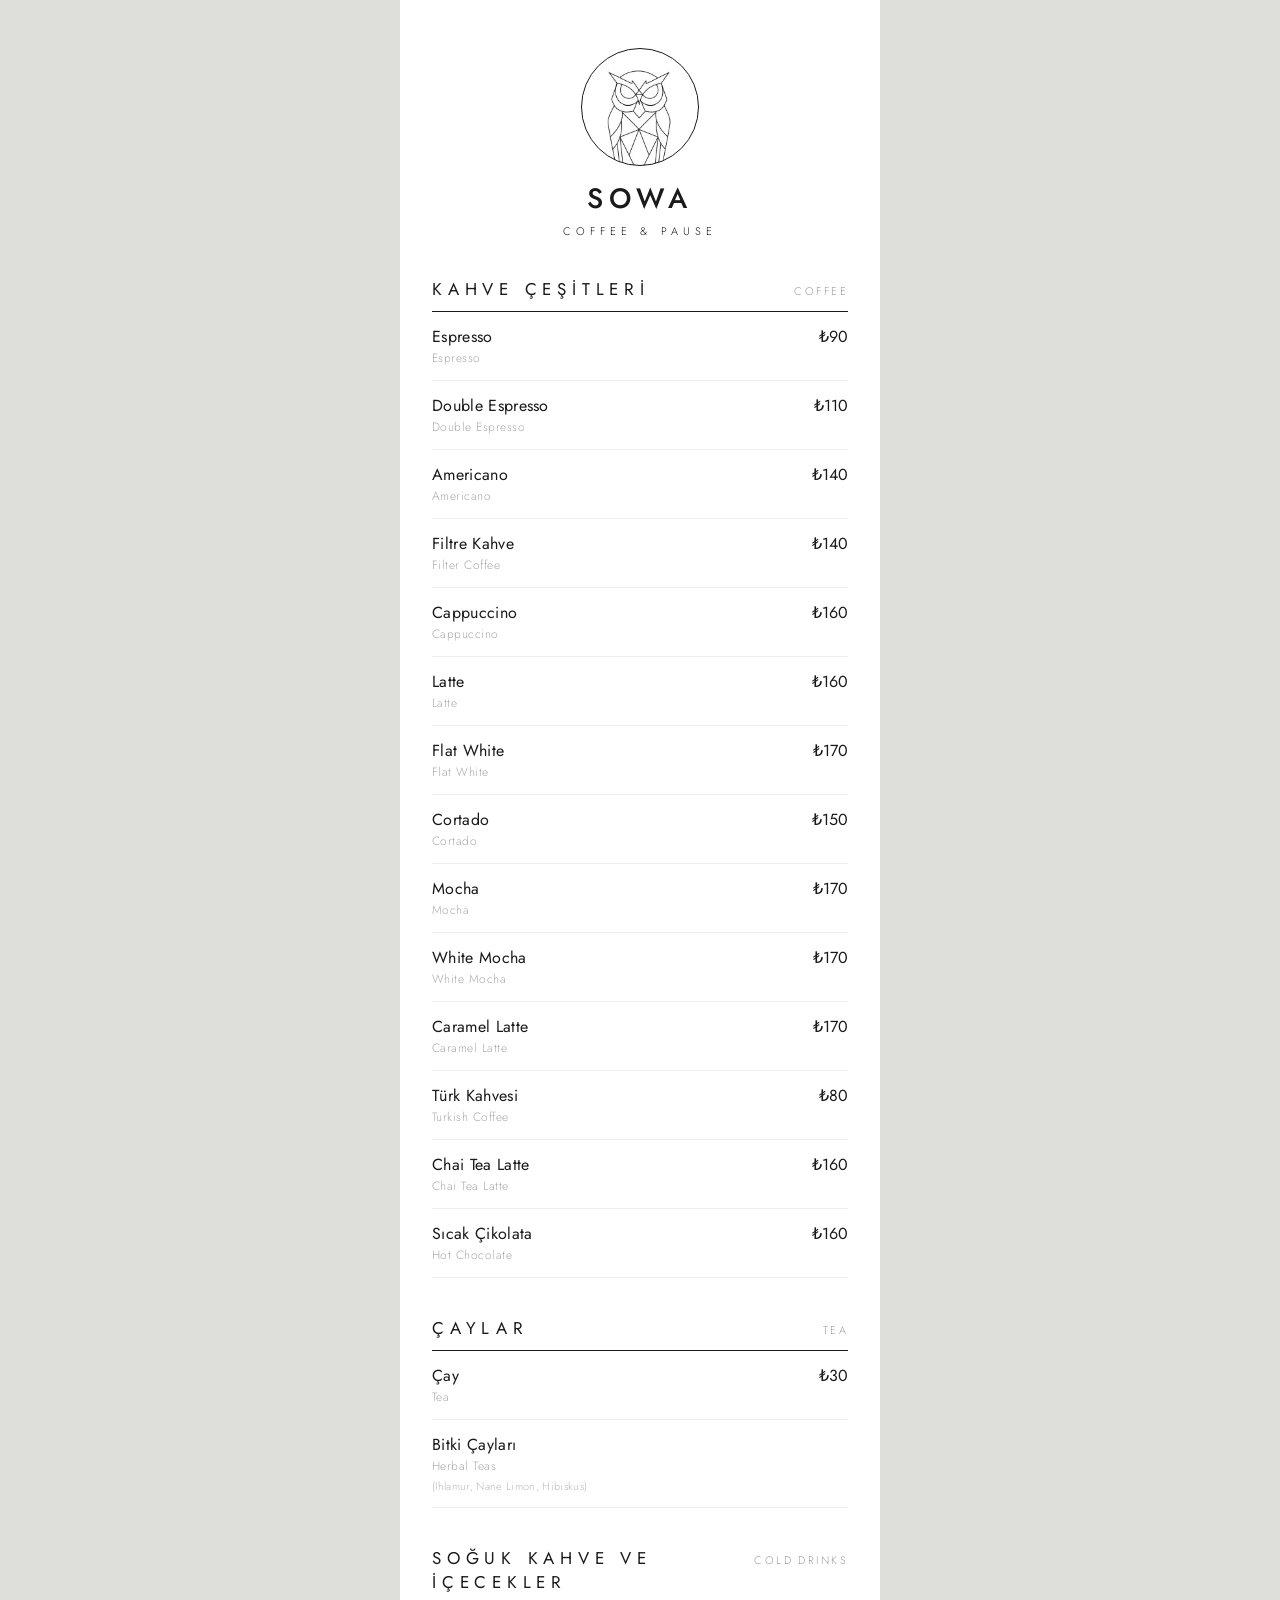
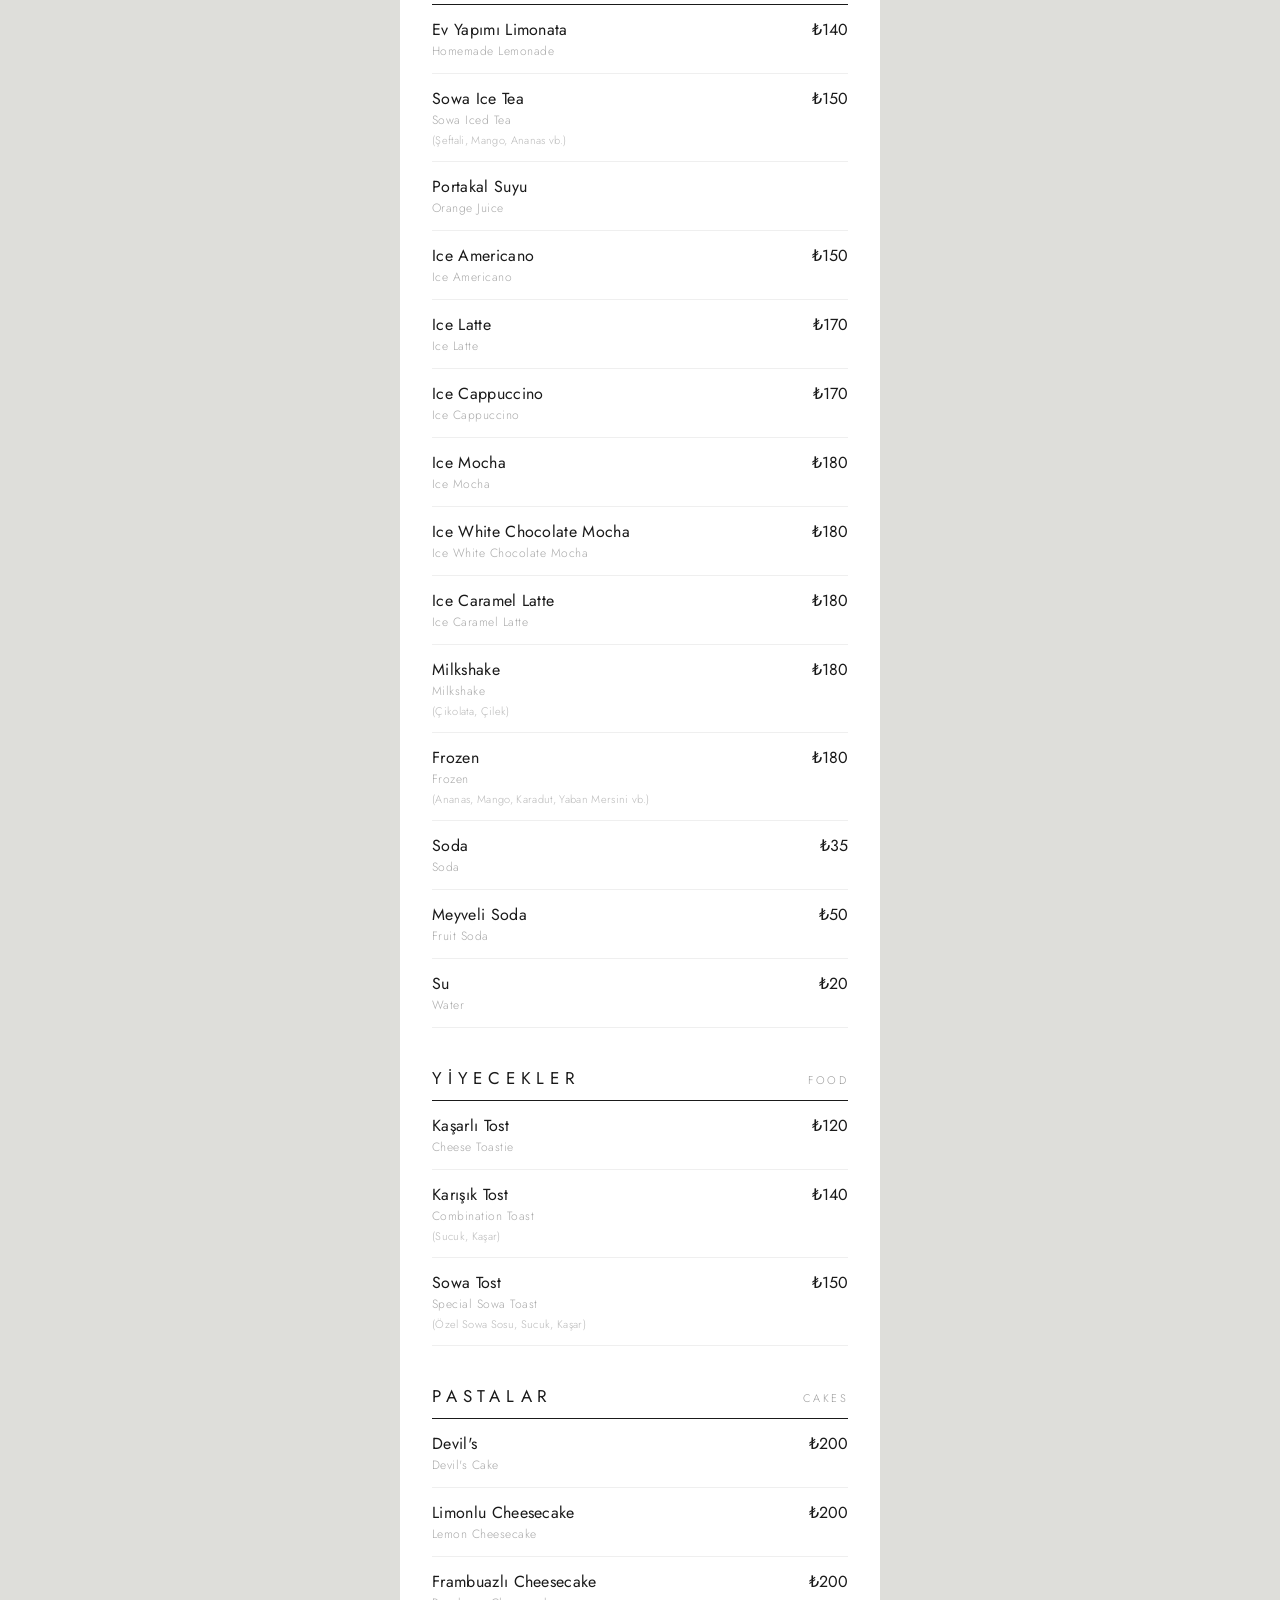
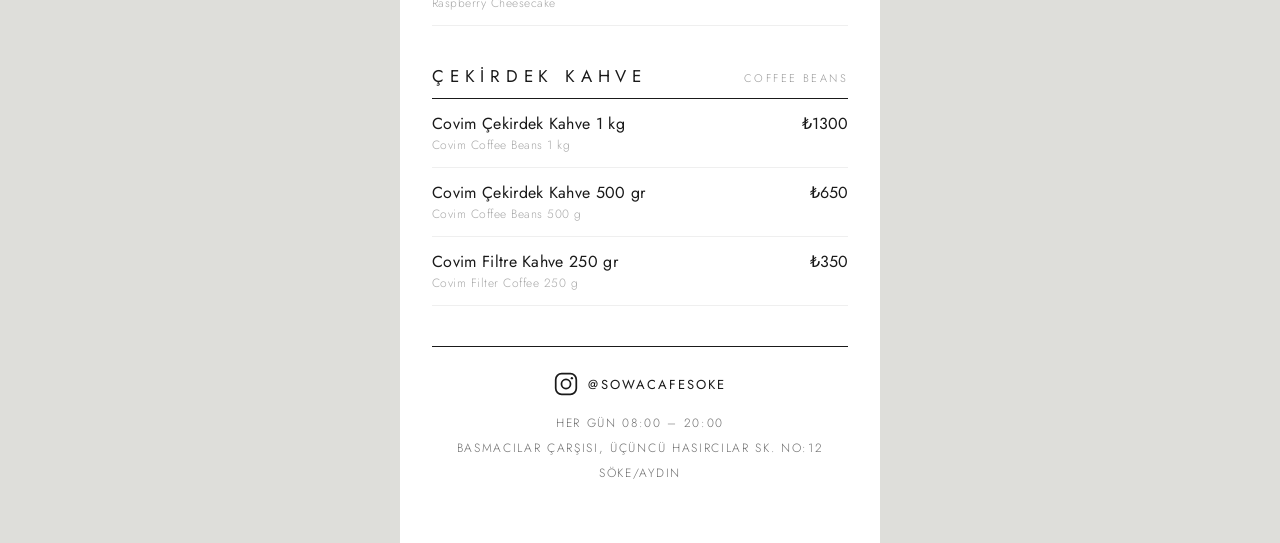
<file: sowa-qr-menu/index.html>
<!doctype html>
<html lang="tr">
  <head>
    <meta charset="utf-8" />
    <meta
      name="viewport"
      content="width=device-width, initial-scale=1, maximum-scale=1"
    />
    <title>SOWA · Menü</title>
    <link rel="preconnect" href="https://fonts.googleapis.com" />
    <link rel="preconnect" href="https://fonts.gstatic.com" crossorigin />
    <link
      href="https://fonts.googleapis.com/css2?family=Jost:wght@300;400;500&display=swap"
      rel="stylesheet"
    />
    <style>
      * {
        box-sizing: border-box;
        margin: 0;
        padding: 0;
      }
      html,
      body {
        background: #dededa;
      }
      body {
        font-family: "Jost", sans-serif;
        color: #1a1a1a;
        display: flex;
        justify-content: center;
        min-height: 100vh;
      }
      .sheet {
        width: 100%;
        max-width: 480px;
        background: #fff;
        min-height: 100vh;
        padding: 48px 32px 56px;
      }
      /* Header */
      .head {
        display: flex;
        flex-direction: column;
        align-items: center;
        text-align: center;
      }
      .logo {
        width: 118px;
        height: 118px;
        border-radius: 50%;
        border: 1.5px solid #1a1a1a;
        background-image: url("sowa.jpeg");
        background-repeat: no-repeat;
        background-size: 700px auto;
        background-position: -170px -173px;
        background-color: #fff;
        background-blend-mode: multiply;
      }
      .brand {
        font-weight: 500;
        font-size: 28px;
        letter-spacing: 0.22em;
        margin-top: 12px;
      }
      .tag {
        font-weight: 300;
        font-size: 11px;
        letter-spacing: 0.46em;
        text-transform: uppercase;
        margin-top: 4px;
      }
      /* Category */
      .cat {
        margin-top: 38px;
      }
      .cat-head {
        display: flex;
        align-items: baseline;
        justify-content: space-between;
        border-bottom: 1px solid #1a1a1a;
        padding-bottom: 10px;
      }
      .cat-tr {
        font-weight: 400;
        font-size: 17px;
        letter-spacing: 0.34em;
        text-transform: uppercase;
      }
      .cat-en {
        font-weight: 300;
        font-size: 11px;
        letter-spacing: 0.22em;
        color: #9a9a9a;
        text-transform: uppercase;
        white-space: nowrap;
        padding-left: 12px;
      }
      /* Item */
      .item {
        display: flex;
        align-items: baseline;
        gap: 10px;
        padding: 13px 0;
        border-bottom: 1px solid #efefef;
      }
      .item .names {
        display: flex;
        flex-direction: column;
        gap: 1px;
      }
      .item .tr {
        font-weight: 400;
        font-size: 16px;
        letter-spacing: 0.02em;
      }
      .item .en {
        font-weight: 300;
        font-size: 12px;
        color: #a8a8a8;
        letter-spacing: 0.04em;
      }
      .item .var {
        font-weight: 300;
        font-size: 11px;
        color: #b8b8b8;
        letter-spacing: 0.03em;
        margin-top: 2px;
      }
      .item .sp {
        flex: 1;
      }
      .item .price {
        font-weight: 400;
        font-size: 16px;
        white-space: nowrap;
      }
      /* Footer */
      .foot {
        margin-top: 40px;
        padding-top: 24px;
        border-top: 1px solid #1a1a1a;
        display: flex;
        flex-direction: column;
        align-items: center;
        gap: 14px;
      }
      .ig {
        display: inline-flex;
        align-items: center;
        gap: 9px;
        text-decoration: none;
        color: #1a1a1a;
      }
      .ig span {
        font-weight: 400;
        font-size: 13px;
        letter-spacing: 0.16em;
        text-transform: uppercase;
      }
      .info {
        text-align: center;
        font-weight: 300;
        color: #6e6e6e;
        font-size: 12px;
        letter-spacing: 0.14em;
        line-height: 2.1;
        text-transform: uppercase;
      }
    </style>
  </head>
  <body>
    <main class="sheet">
      <div class="head">
        <div class="logo"></div>
        <div class="brand">SOWA</div>
        <div class="tag">Coffee &amp; Pause</div>
      </div>

      <!-- KAHVE ÇEŞİTLERİ -->
      <section class="cat">
        <div class="cat-head">
          <span class="cat-tr">KAHVE ÇEŞİTLERİ</span><span class="cat-en" lang="en">Coffee</span>
        </div>
        <div class="item">
          <div class="names">
            <span class="tr">Espresso</span>
            <span class="en">Espresso</span>
          </div>
          <span class="sp"></span><span class="price">₺90</span>
        </div>
        <div class="item">
          <div class="names">
            <span class="tr">Double Espresso</span>
            <span class="en">Double Espresso</span>
          </div>
          <span class="sp"></span><span class="price">₺110</span>
        </div>
        <div class="item">
          <div class="names">
            <span class="tr">Americano</span>
            <span class="en">Americano</span>
          </div>
          <span class="sp"></span><span class="price">₺140</span>
        </div>
        <div class="item">
          <div class="names">
            <span class="tr">Filtre Kahve</span>
            <span class="en">Filter Coffee</span>
          </div>
          <span class="sp"></span><span class="price">₺140</span>
        </div>
        <div class="item">
          <div class="names">
            <span class="tr">Cappuccino</span>
            <span class="en">Cappuccino</span>
          </div>
          <span class="sp"></span><span class="price">₺160</span>
        </div>
        <div class="item">
          <div class="names">
            <span class="tr">Latte</span>
            <span class="en">Latte</span>
          </div>
          <span class="sp"></span><span class="price">₺160</span>
        </div>
        <div class="item">
          <div class="names">
            <span class="tr">Flat White</span>
            <span class="en">Flat White</span>
          </div>
          <span class="sp"></span><span class="price">₺170</span>
        </div>
        <div class="item">
          <div class="names">
            <span class="tr">Cortado</span>
            <span class="en">Cortado</span>
          </div>
          <span class="sp"></span><span class="price">₺150</span>
        </div>
        <div class="item">
          <div class="names">
            <span class="tr">Mocha</span>
            <span class="en">Mocha</span>
          </div>
          <span class="sp"></span><span class="price">₺170</span>
        </div>
        <div class="item">
          <div class="names">
            <span class="tr">White Mocha</span>
            <span class="en">White Mocha</span>
          </div>
          <span class="sp"></span><span class="price">₺170</span>
        </div>
        <div class="item">
          <div class="names">
            <span class="tr">Caramel Latte</span>
            <span class="en">Caramel Latte</span>
          </div>
          <span class="sp"></span><span class="price">₺170</span>
        </div>
        <div class="item">
          <div class="names">
            <span class="tr">Türk Kahvesi</span>
            <span class="en">Turkish Coffee</span>
          </div>
          <span class="sp"></span><span class="price">₺80</span>
        </div>
        <div class="item">
          <div class="names">
            <span class="tr">Chai Tea Latte</span>
            <span class="en">Chai Tea Latte</span>
          </div>
          <span class="sp"></span><span class="price">₺160</span>
        </div>
        <div class="item">
          <div class="names">
            <span class="tr">Sıcak Çikolata</span>
            <span class="en">Hot Chocolate</span>
          </div>
          <span class="sp"></span><span class="price">₺160</span>
        </div>
      </section>

      <!-- ÇAYLAR -->
      <section class="cat">
        <div class="cat-head">
          <span class="cat-tr">ÇAYLAR</span><span class="cat-en" lang="en">Tea</span>
        </div>
        <div class="item">
          <div class="names">
            <span class="tr">Çay</span>
            <span class="en">Tea</span>
          </div>
          <span class="sp"></span><span class="price">₺30</span>
        </div>
        <div class="item">
          <div class="names">
            <span class="tr">Bitki Çayları</span>
            <span class="en">Herbal Teas</span>
            <span class="var">(Ihlamur, Nane Limon, Hibiskus)</span>
          </div>
          <span class="sp"></span><span class="price"></span>
        </div>
      </section>

      <!-- SOĞUK KAHVE VE İÇECEKLER -->
      <section class="cat">
        <div class="cat-head">
          <span class="cat-tr">SOĞUK KAHVE VE İÇECEKLER</span><span class="cat-en" lang="en">Cold Drinks</span>
        </div>
        <div class="item">
          <div class="names">
            <span class="tr">Ev Yapımı Limonata</span>
            <span class="en">Homemade Lemonade</span>
          </div>
          <span class="sp"></span><span class="price">₺140</span>
        </div>
        <div class="item">
          <div class="names">
            <span class="tr">Sowa Ice Tea</span>
            <span class="en">Sowa Iced Tea</span>
            <span class="var">(Şeftali, Mango, Ananas vb.)</span>
          </div>
          <span class="sp"></span><span class="price">₺150</span>
        </div>
        <div class="item">
          <div class="names">
            <span class="tr">Portakal Suyu</span>
            <span class="en">Orange Juice</span>
          </div>
          <span class="sp"></span><span class="price"></span>
        </div>
        <div class="item">
          <div class="names">
            <span class="tr">Ice Americano</span>
            <span class="en">Ice Americano</span>
          </div>
          <span class="sp"></span><span class="price">₺150</span>
        </div>
        <div class="item">
          <div class="names">
            <span class="tr">Ice Latte</span>
            <span class="en">Ice Latte</span>
          </div>
          <span class="sp"></span><span class="price">₺170</span>
        </div>
        <div class="item">
          <div class="names">
            <span class="tr">Ice Cappuccino</span>
            <span class="en">Ice Cappuccino</span>
          </div>
          <span class="sp"></span><span class="price">₺170</span>
        </div>
        <div class="item">
          <div class="names">
            <span class="tr">Ice Mocha</span>
            <span class="en">Ice Mocha</span>
          </div>
          <span class="sp"></span><span class="price">₺180</span>
        </div>
        <div class="item">
          <div class="names">
            <span class="tr">Ice White Chocolate Mocha</span>
            <span class="en">Ice White Chocolate Mocha</span>
          </div>
          <span class="sp"></span><span class="price">₺180</span>
        </div>
        <div class="item">
          <div class="names">
            <span class="tr">Ice Caramel Latte</span>
            <span class="en">Ice Caramel Latte</span>
          </div>
          <span class="sp"></span><span class="price">₺180</span>
        </div>
        <div class="item">
          <div class="names">
            <span class="tr">Milkshake</span>
            <span class="en">Milkshake</span>
            <span class="var">(Çikolata, Çilek)</span>
          </div>
          <span class="sp"></span><span class="price">₺180</span>
        </div>
        <div class="item">
          <div class="names">
            <span class="tr">Frozen</span>
            <span class="en">Frozen</span>
            <span class="var">(Ananas, Mango, Karadut, Yaban Mersini vb.)</span>
          </div>
          <span class="sp"></span><span class="price">₺180</span>
        </div>
        <div class="item">
          <div class="names">
            <span class="tr">Soda</span>
            <span class="en">Soda</span>
          </div>
          <span class="sp"></span><span class="price">₺35</span>
        </div>
        <div class="item">
          <div class="names">
            <span class="tr">Meyveli Soda</span>
            <span class="en">Fruit Soda</span>
          </div>
          <span class="sp"></span><span class="price">₺50</span>
        </div>
        <div class="item">
          <div class="names">
            <span class="tr">Su</span>
            <span class="en">Water</span>
          </div>
          <span class="sp"></span><span class="price">₺20</span>
        </div>
      </section>

      <!-- YİYECEKLER -->
      <section class="cat">
        <div class="cat-head">
          <span class="cat-tr">YİYECEKLER</span><span class="cat-en" lang="en">Food</span>
        </div>
        <div class="item">
          <div class="names">
            <span class="tr">Kaşarlı Tost</span>
            <span class="en">Cheese Toastie</span>
          </div>
          <span class="sp"></span><span class="price">₺120</span>
        </div>
        <div class="item">
          <div class="names">
            <span class="tr">Karışık Tost</span>
            <span class="en">Combination Toast</span>
            <span class="var">(Sucuk, Kaşar)</span>
          </div>
          <span class="sp"></span><span class="price">₺140</span>
        </div>
        <div class="item">
          <div class="names">
            <span class="tr">Sowa Tost</span>
            <span class="en">Special Sowa Toast</span>
            <span class="var">(Özel Sowa Sosu, Sucuk, Kaşar)</span>
          </div>
          <span class="sp"></span><span class="price">₺150</span>
        </div>
      </section>

      <!-- PASTALAR -->
      <section class="cat">
        <div class="cat-head">
          <span class="cat-tr">PASTALAR</span><span class="cat-en" lang="en">Cakes</span>
        </div>
        <div class="item">
          <div class="names">
            <span class="tr">Devil's</span>
            <span class="en">Devil's Cake</span>
          </div>
          <span class="sp"></span><span class="price">₺200</span>
        </div>
        <div class="item">
          <div class="names">
            <span class="tr">Limonlu Cheesecake</span>
            <span class="en">Lemon Cheesecake</span>
          </div>
          <span class="sp"></span><span class="price">₺200</span>
        </div>
        <div class="item">
          <div class="names">
            <span class="tr">Frambuazlı Cheesecake</span>
            <span class="en">Raspberry Cheesecake</span>
          </div>
          <span class="sp"></span><span class="price">₺200</span>
        </div>
      </section>

      <!-- ÇEKİRDEK KAHVE -->
      <section class="cat">
        <div class="cat-head">
          <span class="cat-tr">ÇEKİRDEK KAHVE</span><span class="cat-en" lang="en">Coffee Beans</span>
        </div>
        <div class="item">
          <div class="names">
            <span class="tr">Covim Çekirdek Kahve 1 kg</span>
            <span class="en">Covim Coffee Beans 1 kg</span>
          </div>
          <span class="sp"></span><span class="price">₺1300</span>
        </div>
        <div class="item">
          <div class="names">
            <span class="tr">Covim Çekirdek Kahve 500 gr</span>
            <span class="en">Covim Coffee Beans 500 g</span>
          </div>
          <span class="sp"></span><span class="price">₺650</span>
        </div>
        <div class="item">
          <div class="names">
            <span class="tr">Covim Filtre Kahve 250 gr</span>
            <span class="en">Covim Filter Coffee 250 g</span>
          </div>
          <span class="sp"></span><span class="price">₺350</span>
        </div>
      </section>

      <footer class="foot">
        <a
          class="ig"
          href="https://www.instagram.com/sowacafesoke"
          target="_blank"
          rel="noopener"
        >
          <svg
            width="26"
            height="26"
            viewBox="0 0 24 24"
            fill="none"
            stroke="#1a1a1a"
            stroke-width="1.6"
            stroke-linecap="round"
            stroke-linejoin="round"
          >
            <rect x="2.5" y="2.5" width="19" height="19" rx="5.5"></rect>
            <circle cx="12" cy="12" r="4.2"></circle>
            <circle
              cx="17.4"
              cy="6.6"
              r="1.1"
              fill="#1a1a1a"
              stroke="none"
            ></circle>
          </svg>
          <span>@sowacafesoke</span>
        </a>
        <div class="info">
          <div>Her gün 08:00 – 20:00</div>
          <div>Basmacılar Çarşısı, Üçüncü Hasırcılar Sk. No:12 Söke/Aydın</div>
        </div>
      </footer>
    </main>
  </body>
</html>
</file>
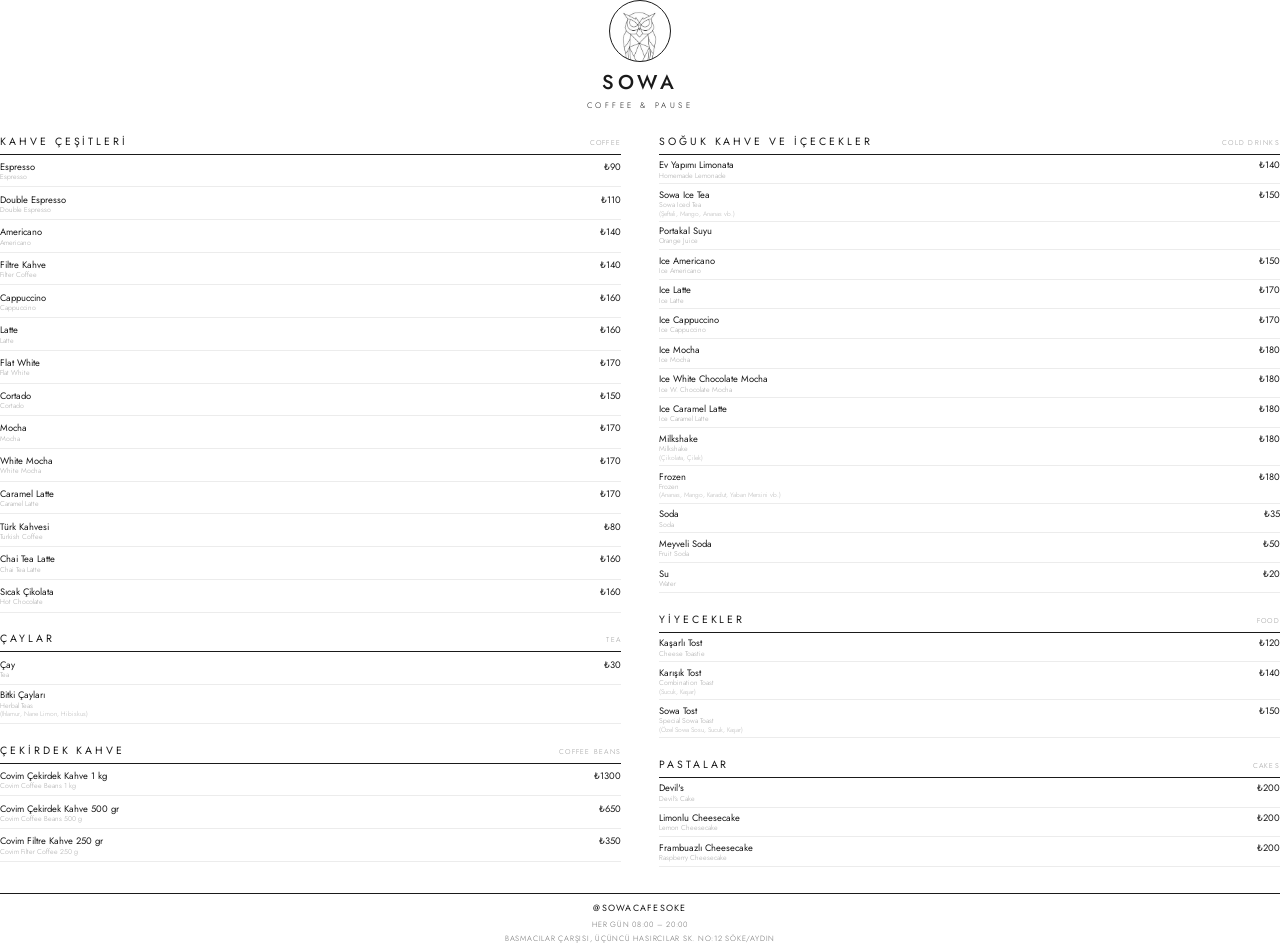
<file: sowa-qr-menu/print/menu-a4-2sutun.html>
<!doctype html>
<html lang="tr"><head><meta charset="utf-8"><title>SOWA · Menü (A4)</title>
<link rel="preconnect" href="https://fonts.googleapis.com">
<link rel="preconnect" href="https://fonts.gstatic.com" crossorigin>
<link href="https://fonts.googleapis.com/css2?family=Jost:wght@300;400;500&display=swap" rel="stylesheet">
<style>
  *{box-sizing:border-box;margin:0;padding:0}
  html,body{background:#fff}
  body{font-family:"Jost","Helvetica Neue",Arial,sans-serif;color:#1a1a1a;
       -webkit-print-color-adjust:exact;print-color-adjust:exact}
  .page{page-break-after:always;display:flex;flex-direction:column}
  .page:last-child{page-break-after:auto}
  .head{display:flex;flex-direction:column;align-items:center;text-align:center}
  .logo{border-radius:50%;border:1.2px solid #1a1a1a;background-image:url("[data-uri]");
        background-repeat:no-repeat;background-color:#fff;background-blend-mode:multiply}
  .brand{font-weight:500;letter-spacing:.22em}
  .tag{font-weight:300;letter-spacing:.44em;text-transform:uppercase}
  .cat{break-inside:avoid-column}
  .cat-head{display:flex;align-items:baseline;justify-content:space-between;
            border-bottom:1px solid #1a1a1a;padding-bottom:5px}
  .cat-tr{font-weight:400;letter-spacing:.28em;text-transform:uppercase}
  .cat-en{font-weight:300;letter-spacing:.18em;color:#9a9a9a;text-transform:uppercase;
          white-space:nowrap;padding-left:10px}
  .item{display:flex;align-items:baseline;gap:8px;border-bottom:.6px solid #ececec;
        break-inside:avoid}
  .item .names{display:flex;flex-direction:column;gap:0}
  .item .tr{font-weight:400}
  .item .en{font-weight:300;color:#a8a8a8}
  .item .var{font-weight:300;color:#b8b8b8}
  .item .sp{flex:1}
  .item .price{font-weight:400;white-space:nowrap}
  .foot{margin-top:auto;padding-top:12px;border-top:1px solid #1a1a1a;text-align:center}
  .ig{font-weight:400;letter-spacing:.14em;text-transform:uppercase}
  .info{font-weight:300;color:#6e6e6e;letter-spacing:.1em;text-transform:uppercase}

  @page{size:A4;margin:15mm}
  .page{min-height:250mm}
  .logo{width:62px;height:62px;background-size:368px auto;background-position:-90px -91px}
  .brand{font-size:20px;margin-top:6px}
  .tag{font-size:8px;margin-top:2px}
  .cols{display:flex;gap:10mm;margin-top:6mm}
  .col{flex:1;min-width:0}
  .cat{margin-top:5mm}
  .col > .cat:first-child{margin-top:0}
  .cat-tr{font-size:10.5px}
  .cat-en{font-size:7px}
  .item{padding:3.7px 0}
  .col-sol .item{padding:5.2px 0}
  .item .tr{font-size:9.4px;line-height:1.2}
  .item .en{font-size:7px;line-height:1.15}
  .item .var{font-size:6.6px;line-height:1.15;margin-top:.5px}
  .item .price{font-size:9.4px}
  .foot{margin-top:auto;padding-top:7px}
  .ig{font-size:9px}
  .info{font-size:7.6px;line-height:1.75;margin-top:4px}
</style></head><body><div class="page"><div class="head"><div class="logo"></div><div class="brand">SOWA</div><div class="tag">Coffee &amp; Pause</div></div><div class="cols"><div class="col col-sol"><section class="cat"><div class="cat-head"><span class="cat-tr">KAHVE ÇEŞİTLERİ</span><span class="cat-en" lang="en">Coffee</span></div><div class="item"><div class="names"><span class="tr">Espresso</span><span class="en">Espresso</span></div><span class="sp"></span><span class="price">₺90</span></div><div class="item"><div class="names"><span class="tr">Double Espresso</span><span class="en">Double Espresso</span></div><span class="sp"></span><span class="price">₺110</span></div><div class="item"><div class="names"><span class="tr">Americano</span><span class="en">Americano</span></div><span class="sp"></span><span class="price">₺140</span></div><div class="item"><div class="names"><span class="tr">Filtre Kahve</span><span class="en">Filter Coffee</span></div><span class="sp"></span><span class="price">₺140</span></div><div class="item"><div class="names"><span class="tr">Cappuccino</span><span class="en">Cappuccino</span></div><span class="sp"></span><span class="price">₺160</span></div><div class="item"><div class="names"><span class="tr">Latte</span><span class="en">Latte</span></div><span class="sp"></span><span class="price">₺160</span></div><div class="item"><div class="names"><span class="tr">Flat White</span><span class="en">Flat White</span></div><span class="sp"></span><span class="price">₺170</span></div><div class="item"><div class="names"><span class="tr">Cortado</span><span class="en">Cortado</span></div><span class="sp"></span><span class="price">₺150</span></div><div class="item"><div class="names"><span class="tr">Mocha</span><span class="en">Mocha</span></div><span class="sp"></span><span class="price">₺170</span></div><div class="item"><div class="names"><span class="tr">White Mocha</span><span class="en">White Mocha</span></div><span class="sp"></span><span class="price">₺170</span></div><div class="item"><div class="names"><span class="tr">Caramel Latte</span><span class="en">Caramel Latte</span></div><span class="sp"></span><span class="price">₺170</span></div><div class="item"><div class="names"><span class="tr">Türk Kahvesi</span><span class="en">Turkish Coffee</span></div><span class="sp"></span><span class="price">₺80</span></div><div class="item"><div class="names"><span class="tr">Chai Tea Latte</span><span class="en">Chai Tea Latte</span></div><span class="sp"></span><span class="price">₺160</span></div><div class="item"><div class="names"><span class="tr">Sıcak Çikolata</span><span class="en">Hot Chocolate</span></div><span class="sp"></span><span class="price">₺160</span></div></section><section class="cat"><div class="cat-head"><span class="cat-tr">ÇAYLAR</span><span class="cat-en" lang="en">Tea</span></div><div class="item"><div class="names"><span class="tr">Çay</span><span class="en">Tea</span></div><span class="sp"></span><span class="price">₺30</span></div><div class="item"><div class="names"><span class="tr">Bitki Çayları</span><span class="en">Herbal Teas</span><span class="var">(Ihlamur, Nane Limon, Hibiskus)</span></div><span class="sp"></span><span class="price"></span></div></section><section class="cat"><div class="cat-head"><span class="cat-tr">ÇEKİRDEK KAHVE</span><span class="cat-en" lang="en">Coffee Beans</span></div><div class="item"><div class="names"><span class="tr">Covim Çekirdek Kahve 1 kg</span><span class="en">Covim Coffee Beans 1 kg</span></div><span class="sp"></span><span class="price">₺1300</span></div><div class="item"><div class="names"><span class="tr">Covim Çekirdek Kahve 500 gr</span><span class="en">Covim Coffee Beans 500 g</span></div><span class="sp"></span><span class="price">₺650</span></div><div class="item"><div class="names"><span class="tr">Covim Filtre Kahve 250 gr</span><span class="en">Covim Filter Coffee 250 g</span></div><span class="sp"></span><span class="price">₺350</span></div></section></div><div class="col"><section class="cat"><div class="cat-head"><span class="cat-tr">SOĞUK KAHVE VE İÇECEKLER</span><span class="cat-en" lang="en">Cold Drinks</span></div><div class="item"><div class="names"><span class="tr">Ev Yapımı Limonata</span><span class="en">Homemade Lemonade</span></div><span class="sp"></span><span class="price">₺140</span></div><div class="item"><div class="names"><span class="tr">Sowa Ice Tea</span><span class="en">Sowa Iced Tea</span><span class="var">(Şeftali, Mango, Ananas vb.)</span></div><span class="sp"></span><span class="price">₺150</span></div><div class="item"><div class="names"><span class="tr">Portakal Suyu</span><span class="en">Orange Juice</span></div><span class="sp"></span><span class="price"></span></div><div class="item"><div class="names"><span class="tr">Ice Americano</span><span class="en">Ice Americano</span></div><span class="sp"></span><span class="price">₺150</span></div><div class="item"><div class="names"><span class="tr">Ice Latte</span><span class="en">Ice Latte</span></div><span class="sp"></span><span class="price">₺170</span></div><div class="item"><div class="names"><span class="tr">Ice Cappuccino</span><span class="en">Ice Cappuccino</span></div><span class="sp"></span><span class="price">₺170</span></div><div class="item"><div class="names"><span class="tr">Ice Mocha</span><span class="en">Ice Mocha</span></div><span class="sp"></span><span class="price">₺180</span></div><div class="item"><div class="names"><span class="tr">Ice White Chocolate Mocha</span><span class="en">Ice W. Chocolate Mocha</span></div><span class="sp"></span><span class="price">₺180</span></div><div class="item"><div class="names"><span class="tr">Ice Caramel Latte</span><span class="en">Ice Caramel Latte</span></div><span class="sp"></span><span class="price">₺180</span></div><div class="item"><div class="names"><span class="tr">Milkshake</span><span class="en">Milkshake</span><span class="var">(Çikolata, Çilek)</span></div><span class="sp"></span><span class="price">₺180</span></div><div class="item"><div class="names"><span class="tr">Frozen</span><span class="en">Frozen</span><span class="var">(Ananas, Mango, Karadut, Yaban Mersini vb.)</span></div><span class="sp"></span><span class="price">₺180</span></div><div class="item"><div class="names"><span class="tr">Soda</span><span class="en">Soda</span></div><span class="sp"></span><span class="price">₺35</span></div><div class="item"><div class="names"><span class="tr">Meyveli Soda</span><span class="en">Fruit Soda</span></div><span class="sp"></span><span class="price">₺50</span></div><div class="item"><div class="names"><span class="tr">Su</span><span class="en">Water</span></div><span class="sp"></span><span class="price">₺20</span></div></section><section class="cat"><div class="cat-head"><span class="cat-tr">YİYECEKLER</span><span class="cat-en" lang="en">Food</span></div><div class="item"><div class="names"><span class="tr">Kaşarlı Tost</span><span class="en">Cheese Toastie</span></div><span class="sp"></span><span class="price">₺120</span></div><div class="item"><div class="names"><span class="tr">Karışık Tost</span><span class="en">Combination Toast</span><span class="var">(Sucuk, Kaşar)</span></div><span class="sp"></span><span class="price">₺140</span></div><div class="item"><div class="names"><span class="tr">Sowa Tost</span><span class="en">Special Sowa Toast</span><span class="var">(Özel Sowa Sosu, Sucuk, Kaşar)</span></div><span class="sp"></span><span class="price">₺150</span></div></section><section class="cat"><div class="cat-head"><span class="cat-tr">PASTALAR</span><span class="cat-en" lang="en">Cakes</span></div><div class="item"><div class="names"><span class="tr">Devil's</span><span class="en">Devil's Cake</span></div><span class="sp"></span><span class="price">₺200</span></div><div class="item"><div class="names"><span class="tr">Limonlu Cheesecake</span><span class="en">Lemon Cheesecake</span></div><span class="sp"></span><span class="price">₺200</span></div><div class="item"><div class="names"><span class="tr">Frambuazlı Cheesecake</span><span class="en">Raspberry Cheesecake</span></div><span class="sp"></span><span class="price">₺200</span></div></section></div></div><footer class="foot"><div class="ig">@sowacafesoke</div><div class="info">Her gün 08:00 – 20:00<br>Basmacılar Çarşısı, Üçüncü Hasırcılar Sk. No:12 Söke/Aydın</div></footer></div></body></html>
</file>
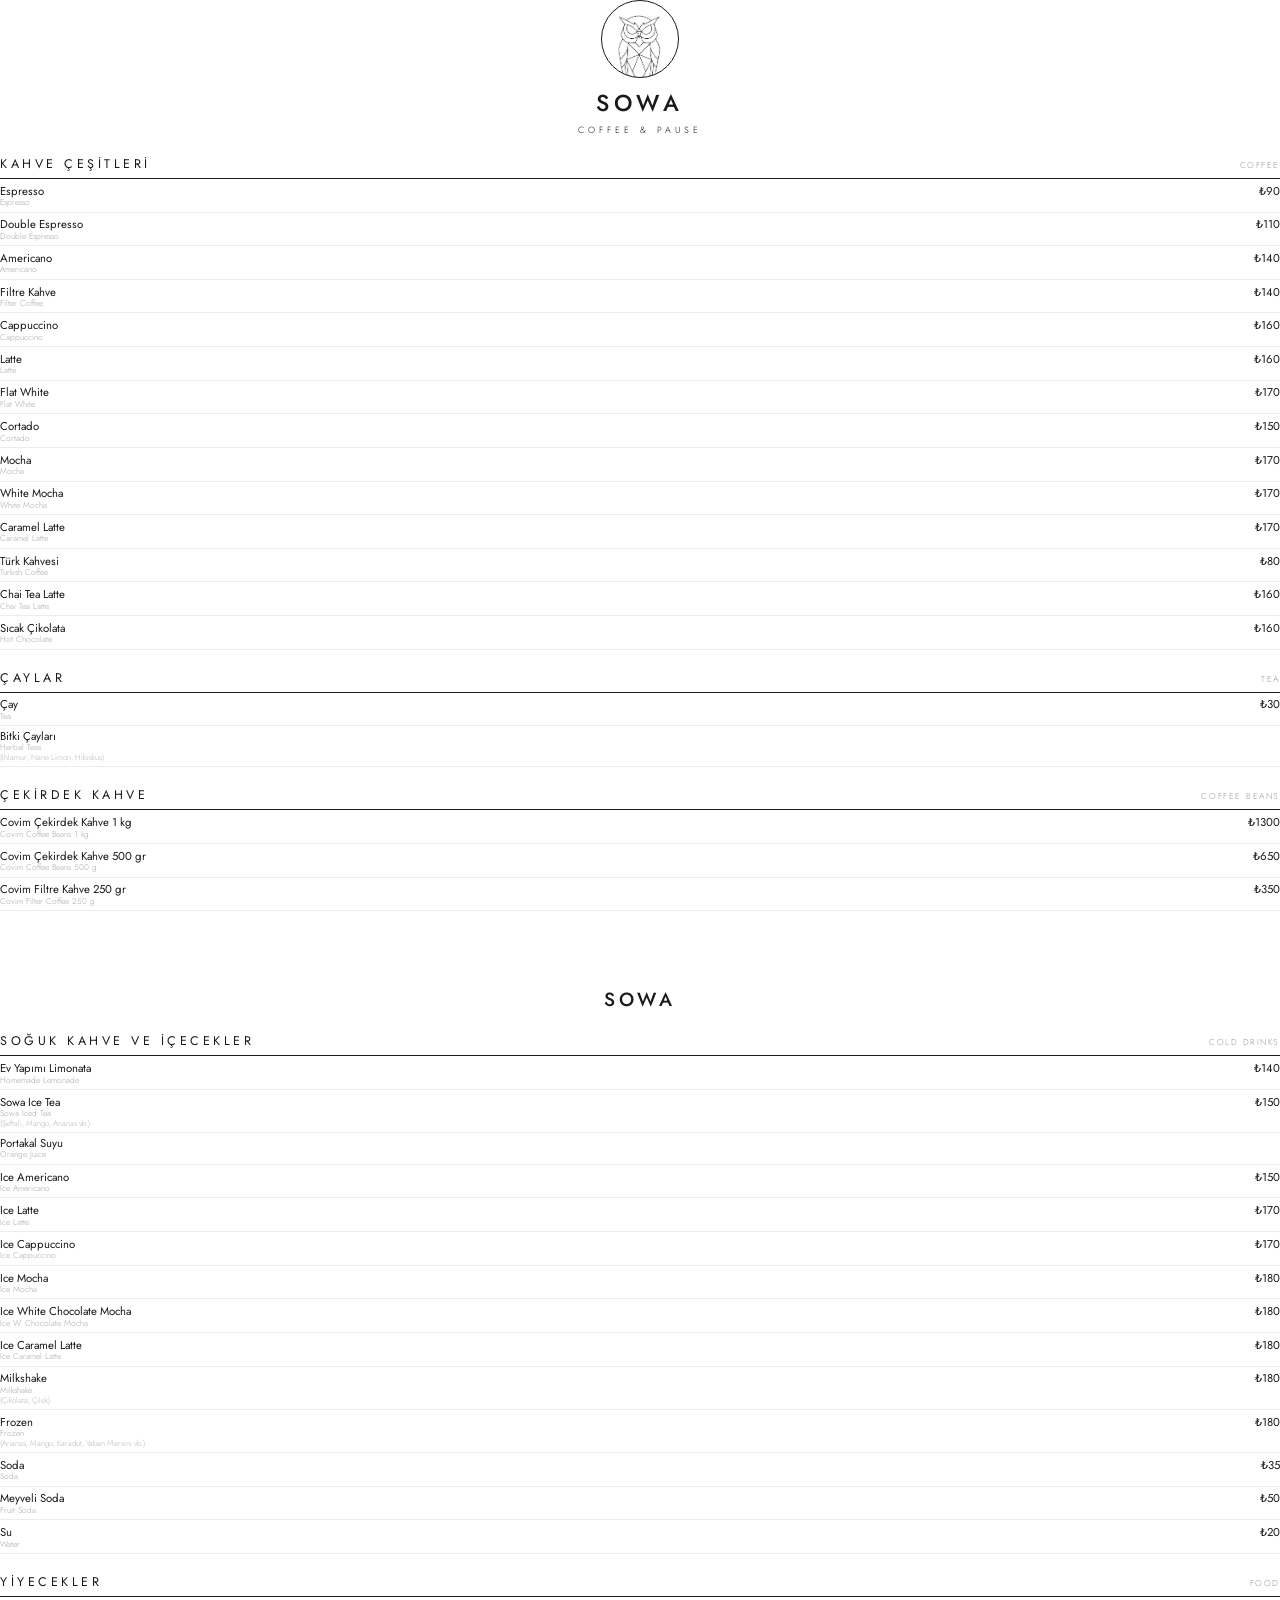
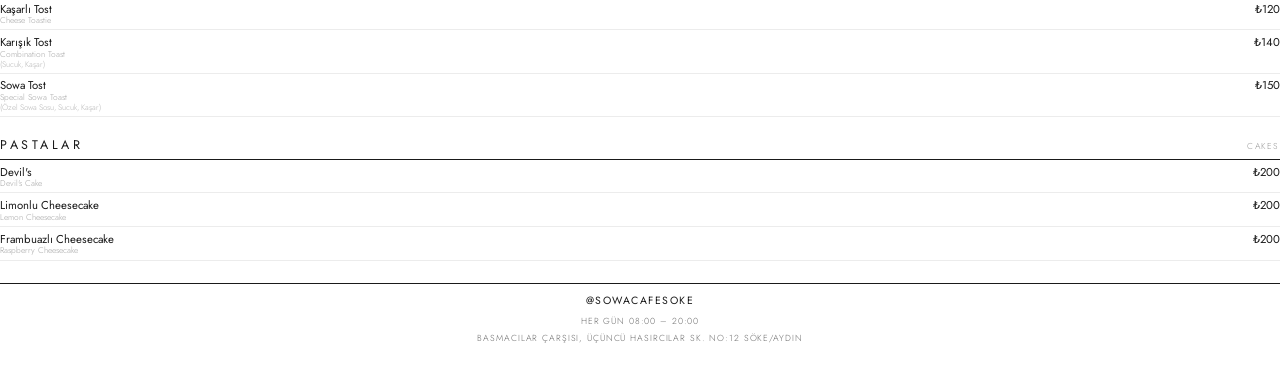
<file: sowa-qr-menu/print/menu-a4-tek-sutun.html>
<!doctype html>
<html lang="tr"><head><meta charset="utf-8"><title>SOWA · Menü (A4 tek sütun)</title>
<link rel="preconnect" href="https://fonts.googleapis.com">
<link rel="preconnect" href="https://fonts.gstatic.com" crossorigin>
<link href="https://fonts.googleapis.com/css2?family=Jost:wght@300;400;500&display=swap" rel="stylesheet">
<style>
  *{box-sizing:border-box;margin:0;padding:0}
  html,body{background:#fff}
  body{font-family:"Jost","Helvetica Neue",Arial,sans-serif;color:#1a1a1a;
       -webkit-print-color-adjust:exact;print-color-adjust:exact}
  .page{page-break-after:always;display:flex;flex-direction:column}
  .page:last-child{page-break-after:auto}
  .head{display:flex;flex-direction:column;align-items:center;text-align:center}
  .logo{border-radius:50%;border:1.2px solid #1a1a1a;background-image:url("[data-uri]");
        background-repeat:no-repeat;background-color:#fff;background-blend-mode:multiply}
  .brand{font-weight:500;letter-spacing:.22em}
  .tag{font-weight:300;letter-spacing:.44em;text-transform:uppercase}
  .cat{break-inside:avoid-column}
  .cat-head{display:flex;align-items:baseline;justify-content:space-between;
            border-bottom:1px solid #1a1a1a;padding-bottom:5px}
  .cat-tr{font-weight:400;letter-spacing:.28em;text-transform:uppercase}
  .cat-en{font-weight:300;letter-spacing:.18em;color:#9a9a9a;text-transform:uppercase;
          white-space:nowrap;padding-left:10px}
  .item{display:flex;align-items:baseline;gap:8px;border-bottom:.6px solid #ececec;
        break-inside:avoid}
  .item .names{display:flex;flex-direction:column;gap:0}
  .item .tr{font-weight:400}
  .item .en{font-weight:300;color:#a8a8a8}
  .item .var{font-weight:300;color:#b8b8b8}
  .item .sp{flex:1}
  .item .price{font-weight:400;white-space:nowrap}
  .foot{margin-top:auto;padding-top:12px;border-top:1px solid #1a1a1a;text-align:center}
  .ig{font-weight:400;letter-spacing:.14em;text-transform:uppercase}
  .info{font-weight:300;color:#6e6e6e;letter-spacing:.1em;text-transform:uppercase}

  @page{size:A4;margin:18mm}
  .page{height:261mm;overflow:hidden}
  .logo{width:78px;height:78px;background-size:463px auto;background-position:-113px -114px}
  .brand{font-size:23px;margin-top:8px}
  .tag{font-size:9px;margin-top:3px}
  .cat{margin-top:5mm}
  .cat-tr{font-size:12.5px}
  .cat-en{font-size:8.6px}
  .item{padding:3.8px 0}
  .item .tr{font-size:11.4px;line-height:1.18}
  .item .en{font-size:8.4px;line-height:1.14}
  .item .var{font-size:8px;line-height:1.14;margin-top:.5px}
  .item .price{font-size:11.4px}
  .foot{margin-top:6mm;padding-top:9px}
  .ig{font-size:10.5px}
  .info{font-size:8.8px;line-height:1.85;margin-top:5px}
  .sayfa2-bas{text-align:center;letter-spacing:.22em;font-size:19px;font-weight:500}
</style></head><body><div class="page"><div class="head"><div class="logo"></div><div class="brand">SOWA</div><div class="tag">Coffee &amp; Pause</div></div><section class="cat"><div class="cat-head"><span class="cat-tr">KAHVE ÇEŞİTLERİ</span><span class="cat-en" lang="en">Coffee</span></div><div class="item"><div class="names"><span class="tr">Espresso</span><span class="en">Espresso</span></div><span class="sp"></span><span class="price">₺90</span></div><div class="item"><div class="names"><span class="tr">Double Espresso</span><span class="en">Double Espresso</span></div><span class="sp"></span><span class="price">₺110</span></div><div class="item"><div class="names"><span class="tr">Americano</span><span class="en">Americano</span></div><span class="sp"></span><span class="price">₺140</span></div><div class="item"><div class="names"><span class="tr">Filtre Kahve</span><span class="en">Filter Coffee</span></div><span class="sp"></span><span class="price">₺140</span></div><div class="item"><div class="names"><span class="tr">Cappuccino</span><span class="en">Cappuccino</span></div><span class="sp"></span><span class="price">₺160</span></div><div class="item"><div class="names"><span class="tr">Latte</span><span class="en">Latte</span></div><span class="sp"></span><span class="price">₺160</span></div><div class="item"><div class="names"><span class="tr">Flat White</span><span class="en">Flat White</span></div><span class="sp"></span><span class="price">₺170</span></div><div class="item"><div class="names"><span class="tr">Cortado</span><span class="en">Cortado</span></div><span class="sp"></span><span class="price">₺150</span></div><div class="item"><div class="names"><span class="tr">Mocha</span><span class="en">Mocha</span></div><span class="sp"></span><span class="price">₺170</span></div><div class="item"><div class="names"><span class="tr">White Mocha</span><span class="en">White Mocha</span></div><span class="sp"></span><span class="price">₺170</span></div><div class="item"><div class="names"><span class="tr">Caramel Latte</span><span class="en">Caramel Latte</span></div><span class="sp"></span><span class="price">₺170</span></div><div class="item"><div class="names"><span class="tr">Türk Kahvesi</span><span class="en">Turkish Coffee</span></div><span class="sp"></span><span class="price">₺80</span></div><div class="item"><div class="names"><span class="tr">Chai Tea Latte</span><span class="en">Chai Tea Latte</span></div><span class="sp"></span><span class="price">₺160</span></div><div class="item"><div class="names"><span class="tr">Sıcak Çikolata</span><span class="en">Hot Chocolate</span></div><span class="sp"></span><span class="price">₺160</span></div></section><section class="cat"><div class="cat-head"><span class="cat-tr">ÇAYLAR</span><span class="cat-en" lang="en">Tea</span></div><div class="item"><div class="names"><span class="tr">Çay</span><span class="en">Tea</span></div><span class="sp"></span><span class="price">₺30</span></div><div class="item"><div class="names"><span class="tr">Bitki Çayları</span><span class="en">Herbal Teas</span><span class="var">(Ihlamur, Nane Limon, Hibiskus)</span></div><span class="sp"></span><span class="price"></span></div></section><section class="cat"><div class="cat-head"><span class="cat-tr">ÇEKİRDEK KAHVE</span><span class="cat-en" lang="en">Coffee Beans</span></div><div class="item"><div class="names"><span class="tr">Covim Çekirdek Kahve 1 kg</span><span class="en">Covim Coffee Beans 1 kg</span></div><span class="sp"></span><span class="price">₺1300</span></div><div class="item"><div class="names"><span class="tr">Covim Çekirdek Kahve 500 gr</span><span class="en">Covim Coffee Beans 500 g</span></div><span class="sp"></span><span class="price">₺650</span></div><div class="item"><div class="names"><span class="tr">Covim Filtre Kahve 250 gr</span><span class="en">Covim Filter Coffee 250 g</span></div><span class="sp"></span><span class="price">₺350</span></div></section></div><div class="page"><div class="sayfa2-bas">SOWA</div><section class="cat"><div class="cat-head"><span class="cat-tr">SOĞUK KAHVE VE İÇECEKLER</span><span class="cat-en" lang="en">Cold Drinks</span></div><div class="item"><div class="names"><span class="tr">Ev Yapımı Limonata</span><span class="en">Homemade Lemonade</span></div><span class="sp"></span><span class="price">₺140</span></div><div class="item"><div class="names"><span class="tr">Sowa Ice Tea</span><span class="en">Sowa Iced Tea</span><span class="var">(Şeftali, Mango, Ananas vb.)</span></div><span class="sp"></span><span class="price">₺150</span></div><div class="item"><div class="names"><span class="tr">Portakal Suyu</span><span class="en">Orange Juice</span></div><span class="sp"></span><span class="price"></span></div><div class="item"><div class="names"><span class="tr">Ice Americano</span><span class="en">Ice Americano</span></div><span class="sp"></span><span class="price">₺150</span></div><div class="item"><div class="names"><span class="tr">Ice Latte</span><span class="en">Ice Latte</span></div><span class="sp"></span><span class="price">₺170</span></div><div class="item"><div class="names"><span class="tr">Ice Cappuccino</span><span class="en">Ice Cappuccino</span></div><span class="sp"></span><span class="price">₺170</span></div><div class="item"><div class="names"><span class="tr">Ice Mocha</span><span class="en">Ice Mocha</span></div><span class="sp"></span><span class="price">₺180</span></div><div class="item"><div class="names"><span class="tr">Ice White Chocolate Mocha</span><span class="en">Ice W. Chocolate Mocha</span></div><span class="sp"></span><span class="price">₺180</span></div><div class="item"><div class="names"><span class="tr">Ice Caramel Latte</span><span class="en">Ice Caramel Latte</span></div><span class="sp"></span><span class="price">₺180</span></div><div class="item"><div class="names"><span class="tr">Milkshake</span><span class="en">Milkshake</span><span class="var">(Çikolata, Çilek)</span></div><span class="sp"></span><span class="price">₺180</span></div><div class="item"><div class="names"><span class="tr">Frozen</span><span class="en">Frozen</span><span class="var">(Ananas, Mango, Karadut, Yaban Mersini vb.)</span></div><span class="sp"></span><span class="price">₺180</span></div><div class="item"><div class="names"><span class="tr">Soda</span><span class="en">Soda</span></div><span class="sp"></span><span class="price">₺35</span></div><div class="item"><div class="names"><span class="tr">Meyveli Soda</span><span class="en">Fruit Soda</span></div><span class="sp"></span><span class="price">₺50</span></div><div class="item"><div class="names"><span class="tr">Su</span><span class="en">Water</span></div><span class="sp"></span><span class="price">₺20</span></div></section><section class="cat"><div class="cat-head"><span class="cat-tr">YİYECEKLER</span><span class="cat-en" lang="en">Food</span></div><div class="item"><div class="names"><span class="tr">Kaşarlı Tost</span><span class="en">Cheese Toastie</span></div><span class="sp"></span><span class="price">₺120</span></div><div class="item"><div class="names"><span class="tr">Karışık Tost</span><span class="en">Combination Toast</span><span class="var">(Sucuk, Kaşar)</span></div><span class="sp"></span><span class="price">₺140</span></div><div class="item"><div class="names"><span class="tr">Sowa Tost</span><span class="en">Special Sowa Toast</span><span class="var">(Özel Sowa Sosu, Sucuk, Kaşar)</span></div><span class="sp"></span><span class="price">₺150</span></div></section><section class="cat"><div class="cat-head"><span class="cat-tr">PASTALAR</span><span class="cat-en" lang="en">Cakes</span></div><div class="item"><div class="names"><span class="tr">Devil's</span><span class="en">Devil's Cake</span></div><span class="sp"></span><span class="price">₺200</span></div><div class="item"><div class="names"><span class="tr">Limonlu Cheesecake</span><span class="en">Lemon Cheesecake</span></div><span class="sp"></span><span class="price">₺200</span></div><div class="item"><div class="names"><span class="tr">Frambuazlı Cheesecake</span><span class="en">Raspberry Cheesecake</span></div><span class="sp"></span><span class="price">₺200</span></div></section><footer class="foot"><div class="ig">@sowacafesoke</div><div class="info">Her gün 08:00 – 20:00<br>Basmacılar Çarşısı, Üçüncü Hasırcılar Sk. No:12 Söke/Aydın</div></footer></div></body></html>
</file>
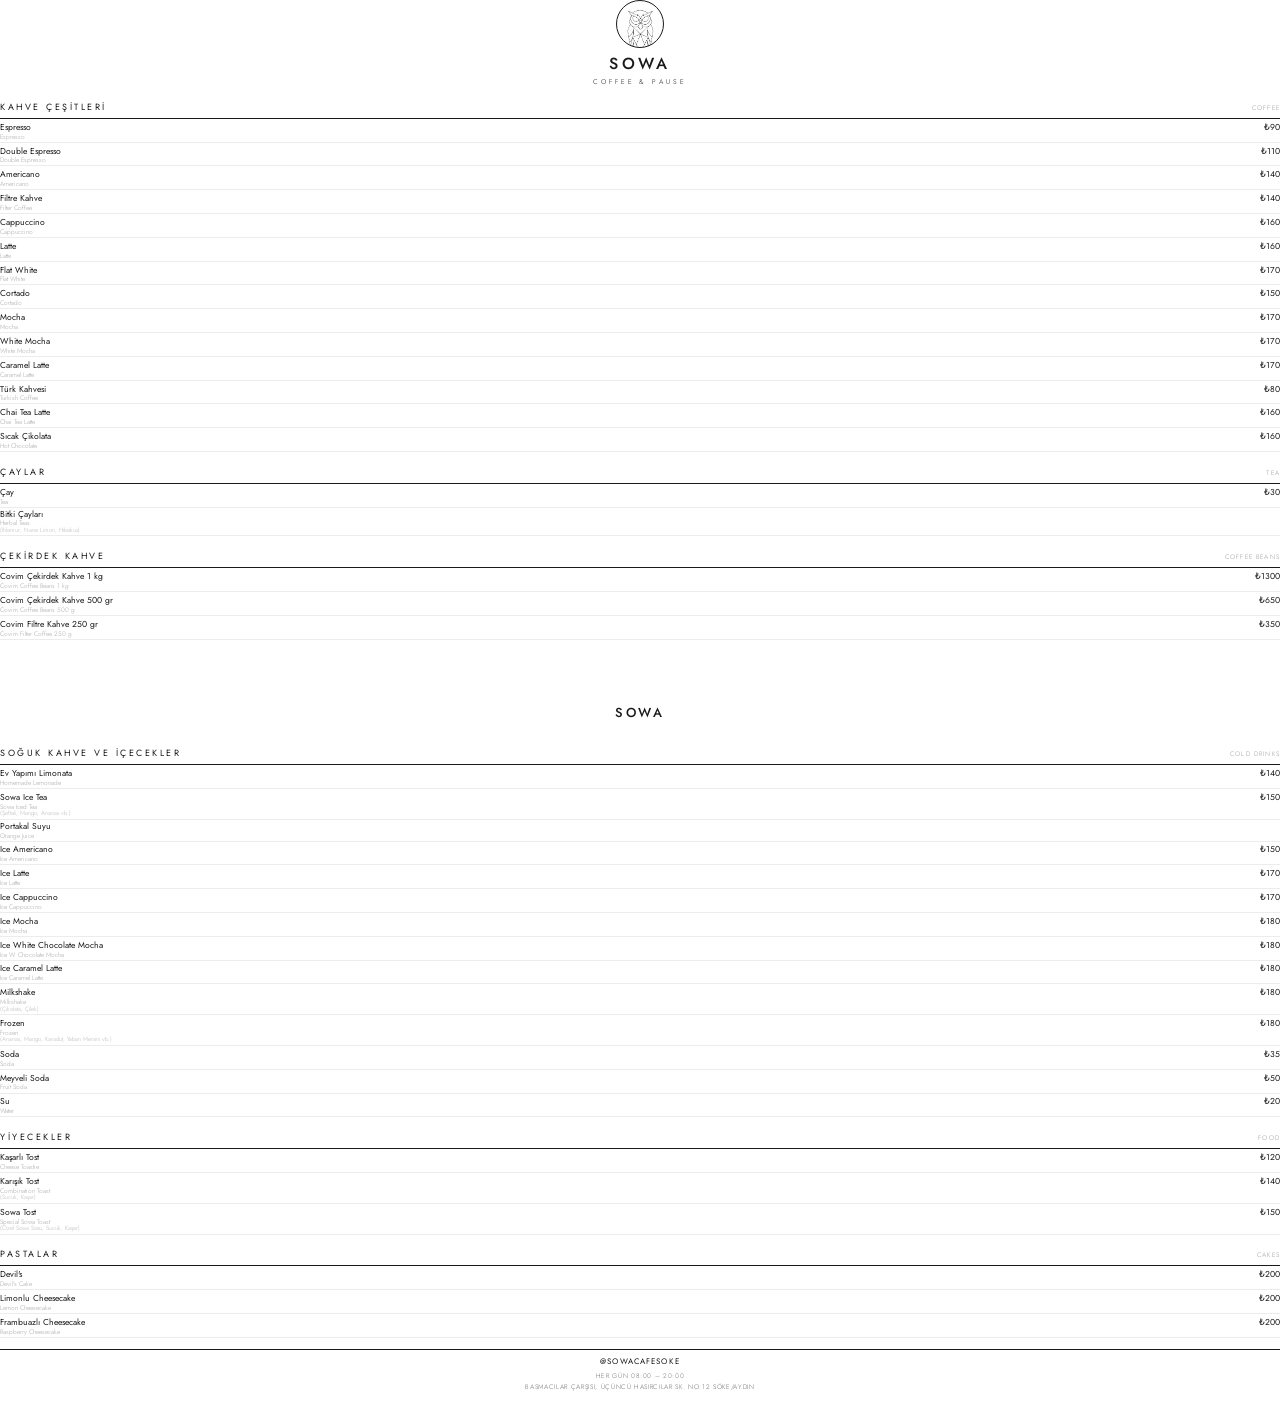
<file: sowa-qr-menu/print/menu-a5-cift-tarafli.html>
<!doctype html>
<html lang="tr"><head><meta charset="utf-8"><title>SOWA · Menü (A5)</title>
<link rel="preconnect" href="https://fonts.googleapis.com">
<link rel="preconnect" href="https://fonts.gstatic.com" crossorigin>
<link href="https://fonts.googleapis.com/css2?family=Jost:wght@300;400;500&display=swap" rel="stylesheet">
<style>
  *{box-sizing:border-box;margin:0;padding:0}
  html,body{background:#fff}
  body{font-family:"Jost","Helvetica Neue",Arial,sans-serif;color:#1a1a1a;
       -webkit-print-color-adjust:exact;print-color-adjust:exact}
  .page{page-break-after:always;display:flex;flex-direction:column}
  .page:last-child{page-break-after:auto}
  .head{display:flex;flex-direction:column;align-items:center;text-align:center}
  .logo{border-radius:50%;border:1.2px solid #1a1a1a;background-image:url("[data-uri]");
        background-repeat:no-repeat;background-color:#fff;background-blend-mode:multiply}
  .brand{font-weight:500;letter-spacing:.22em}
  .tag{font-weight:300;letter-spacing:.44em;text-transform:uppercase}
  .cat{break-inside:avoid-column}
  .cat-head{display:flex;align-items:baseline;justify-content:space-between;
            border-bottom:1px solid #1a1a1a;padding-bottom:5px}
  .cat-tr{font-weight:400;letter-spacing:.28em;text-transform:uppercase}
  .cat-en{font-weight:300;letter-spacing:.18em;color:#9a9a9a;text-transform:uppercase;
          white-space:nowrap;padding-left:10px}
  .item{display:flex;align-items:baseline;gap:8px;border-bottom:.6px solid #ececec;
        break-inside:avoid}
  .item .names{display:flex;flex-direction:column;gap:0}
  .item .tr{font-weight:400}
  .item .en{font-weight:300;color:#a8a8a8}
  .item .var{font-weight:300;color:#b8b8b8}
  .item .sp{flex:1}
  .item .price{font-weight:400;white-space:nowrap}
  .foot{margin-top:auto;padding-top:12px;border-top:1px solid #1a1a1a;text-align:center}
  .ig{font-weight:400;letter-spacing:.14em;text-transform:uppercase}
  .info{font-weight:300;color:#6e6e6e;letter-spacing:.1em;text-transform:uppercase}

  @page{size:A5;margin:12mm}
  .page{height:186mm;overflow:hidden}
  .logo{width:48px;height:48px;background-size:285px auto;background-position:-69px -70px}
  .brand{font-size:16px;margin-top:4px}
  .tag{font-size:6.8px;margin-top:2px}
  .cat{margin-top:3.4mm}
  .cat-tr{font-size:9px}
  .cat-en{font-size:6.5px}
  .item{padding:1.9px 0}
  .item .tr{font-size:8.6px;line-height:1.15}
  .item .en{font-size:6.5px;line-height:1.1}
  .item .var{font-size:6.1px;line-height:1.1;margin-top:.3px}
  .item .price{font-size:8.6px}
  .foot{margin-top:3mm;padding-top:5px}
  .ig{font-size:8px}
  .info{font-size:6.6px;line-height:1.7;margin-top:3px}
  .sayfa2-bas{text-align:center;letter-spacing:.22em;font-size:13px;font-weight:500;
              margin-bottom:3mm}
</style></head><body><div class="page"><div class="head"><div class="logo"></div><div class="brand">SOWA</div><div class="tag">Coffee &amp; Pause</div></div><section class="cat"><div class="cat-head"><span class="cat-tr">KAHVE ÇEŞİTLERİ</span><span class="cat-en" lang="en">Coffee</span></div><div class="item"><div class="names"><span class="tr">Espresso</span><span class="en">Espresso</span></div><span class="sp"></span><span class="price">₺90</span></div><div class="item"><div class="names"><span class="tr">Double Espresso</span><span class="en">Double Espresso</span></div><span class="sp"></span><span class="price">₺110</span></div><div class="item"><div class="names"><span class="tr">Americano</span><span class="en">Americano</span></div><span class="sp"></span><span class="price">₺140</span></div><div class="item"><div class="names"><span class="tr">Filtre Kahve</span><span class="en">Filter Coffee</span></div><span class="sp"></span><span class="price">₺140</span></div><div class="item"><div class="names"><span class="tr">Cappuccino</span><span class="en">Cappuccino</span></div><span class="sp"></span><span class="price">₺160</span></div><div class="item"><div class="names"><span class="tr">Latte</span><span class="en">Latte</span></div><span class="sp"></span><span class="price">₺160</span></div><div class="item"><div class="names"><span class="tr">Flat White</span><span class="en">Flat White</span></div><span class="sp"></span><span class="price">₺170</span></div><div class="item"><div class="names"><span class="tr">Cortado</span><span class="en">Cortado</span></div><span class="sp"></span><span class="price">₺150</span></div><div class="item"><div class="names"><span class="tr">Mocha</span><span class="en">Mocha</span></div><span class="sp"></span><span class="price">₺170</span></div><div class="item"><div class="names"><span class="tr">White Mocha</span><span class="en">White Mocha</span></div><span class="sp"></span><span class="price">₺170</span></div><div class="item"><div class="names"><span class="tr">Caramel Latte</span><span class="en">Caramel Latte</span></div><span class="sp"></span><span class="price">₺170</span></div><div class="item"><div class="names"><span class="tr">Türk Kahvesi</span><span class="en">Turkish Coffee</span></div><span class="sp"></span><span class="price">₺80</span></div><div class="item"><div class="names"><span class="tr">Chai Tea Latte</span><span class="en">Chai Tea Latte</span></div><span class="sp"></span><span class="price">₺160</span></div><div class="item"><div class="names"><span class="tr">Sıcak Çikolata</span><span class="en">Hot Chocolate</span></div><span class="sp"></span><span class="price">₺160</span></div></section><section class="cat"><div class="cat-head"><span class="cat-tr">ÇAYLAR</span><span class="cat-en" lang="en">Tea</span></div><div class="item"><div class="names"><span class="tr">Çay</span><span class="en">Tea</span></div><span class="sp"></span><span class="price">₺30</span></div><div class="item"><div class="names"><span class="tr">Bitki Çayları</span><span class="en">Herbal Teas</span><span class="var">(Ihlamur, Nane Limon, Hibiskus)</span></div><span class="sp"></span><span class="price"></span></div></section><section class="cat"><div class="cat-head"><span class="cat-tr">ÇEKİRDEK KAHVE</span><span class="cat-en" lang="en">Coffee Beans</span></div><div class="item"><div class="names"><span class="tr">Covim Çekirdek Kahve 1 kg</span><span class="en">Covim Coffee Beans 1 kg</span></div><span class="sp"></span><span class="price">₺1300</span></div><div class="item"><div class="names"><span class="tr">Covim Çekirdek Kahve 500 gr</span><span class="en">Covim Coffee Beans 500 g</span></div><span class="sp"></span><span class="price">₺650</span></div><div class="item"><div class="names"><span class="tr">Covim Filtre Kahve 250 gr</span><span class="en">Covim Filter Coffee 250 g</span></div><span class="sp"></span><span class="price">₺350</span></div></section></div><div class="page"><div class="sayfa2-bas">SOWA</div><section class="cat"><div class="cat-head"><span class="cat-tr">SOĞUK KAHVE VE İÇECEKLER</span><span class="cat-en" lang="en">Cold Drinks</span></div><div class="item"><div class="names"><span class="tr">Ev Yapımı Limonata</span><span class="en">Homemade Lemonade</span></div><span class="sp"></span><span class="price">₺140</span></div><div class="item"><div class="names"><span class="tr">Sowa Ice Tea</span><span class="en">Sowa Iced Tea</span><span class="var">(Şeftali, Mango, Ananas vb.)</span></div><span class="sp"></span><span class="price">₺150</span></div><div class="item"><div class="names"><span class="tr">Portakal Suyu</span><span class="en">Orange Juice</span></div><span class="sp"></span><span class="price"></span></div><div class="item"><div class="names"><span class="tr">Ice Americano</span><span class="en">Ice Americano</span></div><span class="sp"></span><span class="price">₺150</span></div><div class="item"><div class="names"><span class="tr">Ice Latte</span><span class="en">Ice Latte</span></div><span class="sp"></span><span class="price">₺170</span></div><div class="item"><div class="names"><span class="tr">Ice Cappuccino</span><span class="en">Ice Cappuccino</span></div><span class="sp"></span><span class="price">₺170</span></div><div class="item"><div class="names"><span class="tr">Ice Mocha</span><span class="en">Ice Mocha</span></div><span class="sp"></span><span class="price">₺180</span></div><div class="item"><div class="names"><span class="tr">Ice White Chocolate Mocha</span><span class="en">Ice W. Chocolate Mocha</span></div><span class="sp"></span><span class="price">₺180</span></div><div class="item"><div class="names"><span class="tr">Ice Caramel Latte</span><span class="en">Ice Caramel Latte</span></div><span class="sp"></span><span class="price">₺180</span></div><div class="item"><div class="names"><span class="tr">Milkshake</span><span class="en">Milkshake</span><span class="var">(Çikolata, Çilek)</span></div><span class="sp"></span><span class="price">₺180</span></div><div class="item"><div class="names"><span class="tr">Frozen</span><span class="en">Frozen</span><span class="var">(Ananas, Mango, Karadut, Yaban Mersini vb.)</span></div><span class="sp"></span><span class="price">₺180</span></div><div class="item"><div class="names"><span class="tr">Soda</span><span class="en">Soda</span></div><span class="sp"></span><span class="price">₺35</span></div><div class="item"><div class="names"><span class="tr">Meyveli Soda</span><span class="en">Fruit Soda</span></div><span class="sp"></span><span class="price">₺50</span></div><div class="item"><div class="names"><span class="tr">Su</span><span class="en">Water</span></div><span class="sp"></span><span class="price">₺20</span></div></section><section class="cat"><div class="cat-head"><span class="cat-tr">YİYECEKLER</span><span class="cat-en" lang="en">Food</span></div><div class="item"><div class="names"><span class="tr">Kaşarlı Tost</span><span class="en">Cheese Toastie</span></div><span class="sp"></span><span class="price">₺120</span></div><div class="item"><div class="names"><span class="tr">Karışık Tost</span><span class="en">Combination Toast</span><span class="var">(Sucuk, Kaşar)</span></div><span class="sp"></span><span class="price">₺140</span></div><div class="item"><div class="names"><span class="tr">Sowa Tost</span><span class="en">Special Sowa Toast</span><span class="var">(Özel Sowa Sosu, Sucuk, Kaşar)</span></div><span class="sp"></span><span class="price">₺150</span></div></section><section class="cat"><div class="cat-head"><span class="cat-tr">PASTALAR</span><span class="cat-en" lang="en">Cakes</span></div><div class="item"><div class="names"><span class="tr">Devil's</span><span class="en">Devil's Cake</span></div><span class="sp"></span><span class="price">₺200</span></div><div class="item"><div class="names"><span class="tr">Limonlu Cheesecake</span><span class="en">Lemon Cheesecake</span></div><span class="sp"></span><span class="price">₺200</span></div><div class="item"><div class="names"><span class="tr">Frambuazlı Cheesecake</span><span class="en">Raspberry Cheesecake</span></div><span class="sp"></span><span class="price">₺200</span></div></section><footer class="foot"><div class="ig">@sowacafesoke</div><div class="info">Her gün 08:00 – 20:00<br>Basmacılar Çarşısı, Üçüncü Hasırcılar Sk. No:12 Söke/Aydın</div></footer></div></body></html>
</file>
